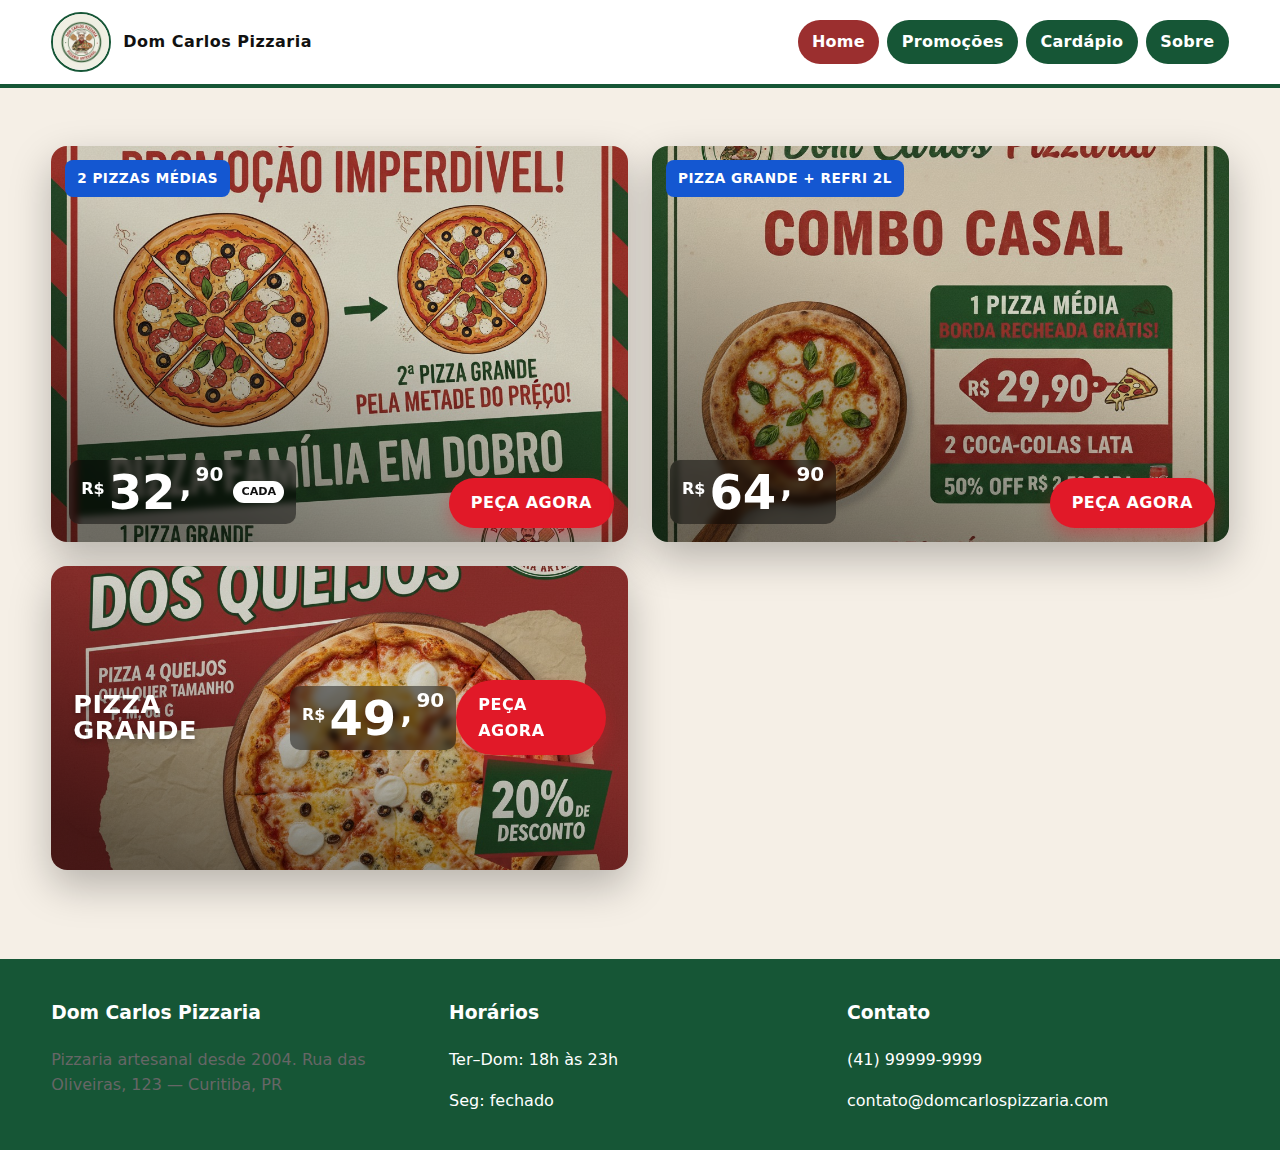
<file: index.html>
<!DOCTYPE html>
<html lang="pt-br">

<head>
  <meta charset="UTF-8">
  <meta name="viewport" content="width=device-width, initial-scale=1.0">
  <title>Dom Carlos Pizzaria</title>
  <link rel="stylesheet" href="style.css">
</head>

<body>
  <header>
    <div class="container topbar" role="navigation" aria-label="Navegação principal">
      <a class="brand" href="index.html">
        <img src="imagens/logo.jpg" alt="Logo Dom Carlos Pizzaria">
        <span>Dom Carlos Pizzaria</span>
      </a>
      <nav>
        <ul>
          <li><a href="index.html" aria-current="page">Home</a></li>
          <li><a href="promocoes.html">Promoções</a></li>
          <li><a href="cardapio.html">Cardápio</a></li>
          <li><a href="sobre.html">Sobre</a></li>
        </ul>
      </nav>
    </div>
  </header>
  <main>
    <div class="container">
      <section class="promo-grid">

        <a href="promocoes.html" class="card-link" aria-label="2 pizzas médias por 32,90 cada">
          <article class="card card--portrait" style="--bg:url('imagens/familia.jpeg')">
            <div class="ribbon">2 PIZZAS MÉDIAS</div>
            <div class="price">
              <span class="currency">R$</span>
              <span class="major">32</span><span class="comma">,</span><span class="minor">90</span>
              <span class="tag">cada</span>
            </div>
            <span class="cta">peça agora</span>
          </article>
        </a>

        <a href="promocoes.html" class="card-link" aria-label="Pizza grande com refrigerante 2 litros por 64,90">
          <article class="card card--portrait" style="--bg:url('imagens/CASAL.jpeg')">
            <div class="ribbon">PIZZA GRANDE + REFRI 2L</div>
            <div class="price">
              <span class="currency">R$</span>
              <span class="major">64</span><span class="comma">,</span><span class="minor">90</span>
            </div>
            <span class="cta">peça agora</span>
          </article>
        </a>

        <a href="cardapio.html" class="card-link" aria-label="Pizza grande por 49,90">
          <article class="card card--wide" style="--bg:url('imagens/QUEIJO.jpeg')">
            <h3 class="banner-title">PIZZA GRANDE</h3>
            <div class="price price--inline">
              <span class="currency">R$</span>
              <span class="major">49</span><span class="comma">,</span><span class="minor">90</span>
            </div>
            <span class="cta cta--lg">peça agora</span>
          </article>
        </a>

      </section>
    </div>
  </main>
  <footer class="footer">
    <div class="container grid">
      <section>
        <h3>Dom Carlos Pizzaria</h3>
        <p class="muted">Pizzaria artesanal desde 2004. Rua das Oliveiras, 123 — Curitiba, PR</p>
      </section>
      <section>
        <h3>Horários</h3>
        <p>Ter–Dom: 18h às 23h</p>
        <p>Seg: fechado</p>
      </section>
      <section>
        <h3>Contato</h3>
        <p><a href="tel:+5541999999999">(41) 99999-9999</a></p>
        <p><a href="mailto:contato@domcarlospizzaria.com">contato@domcarlospizzaria.com</a></p>
      </section>
    </div>
  </footer>
</body>

</html>
</file>
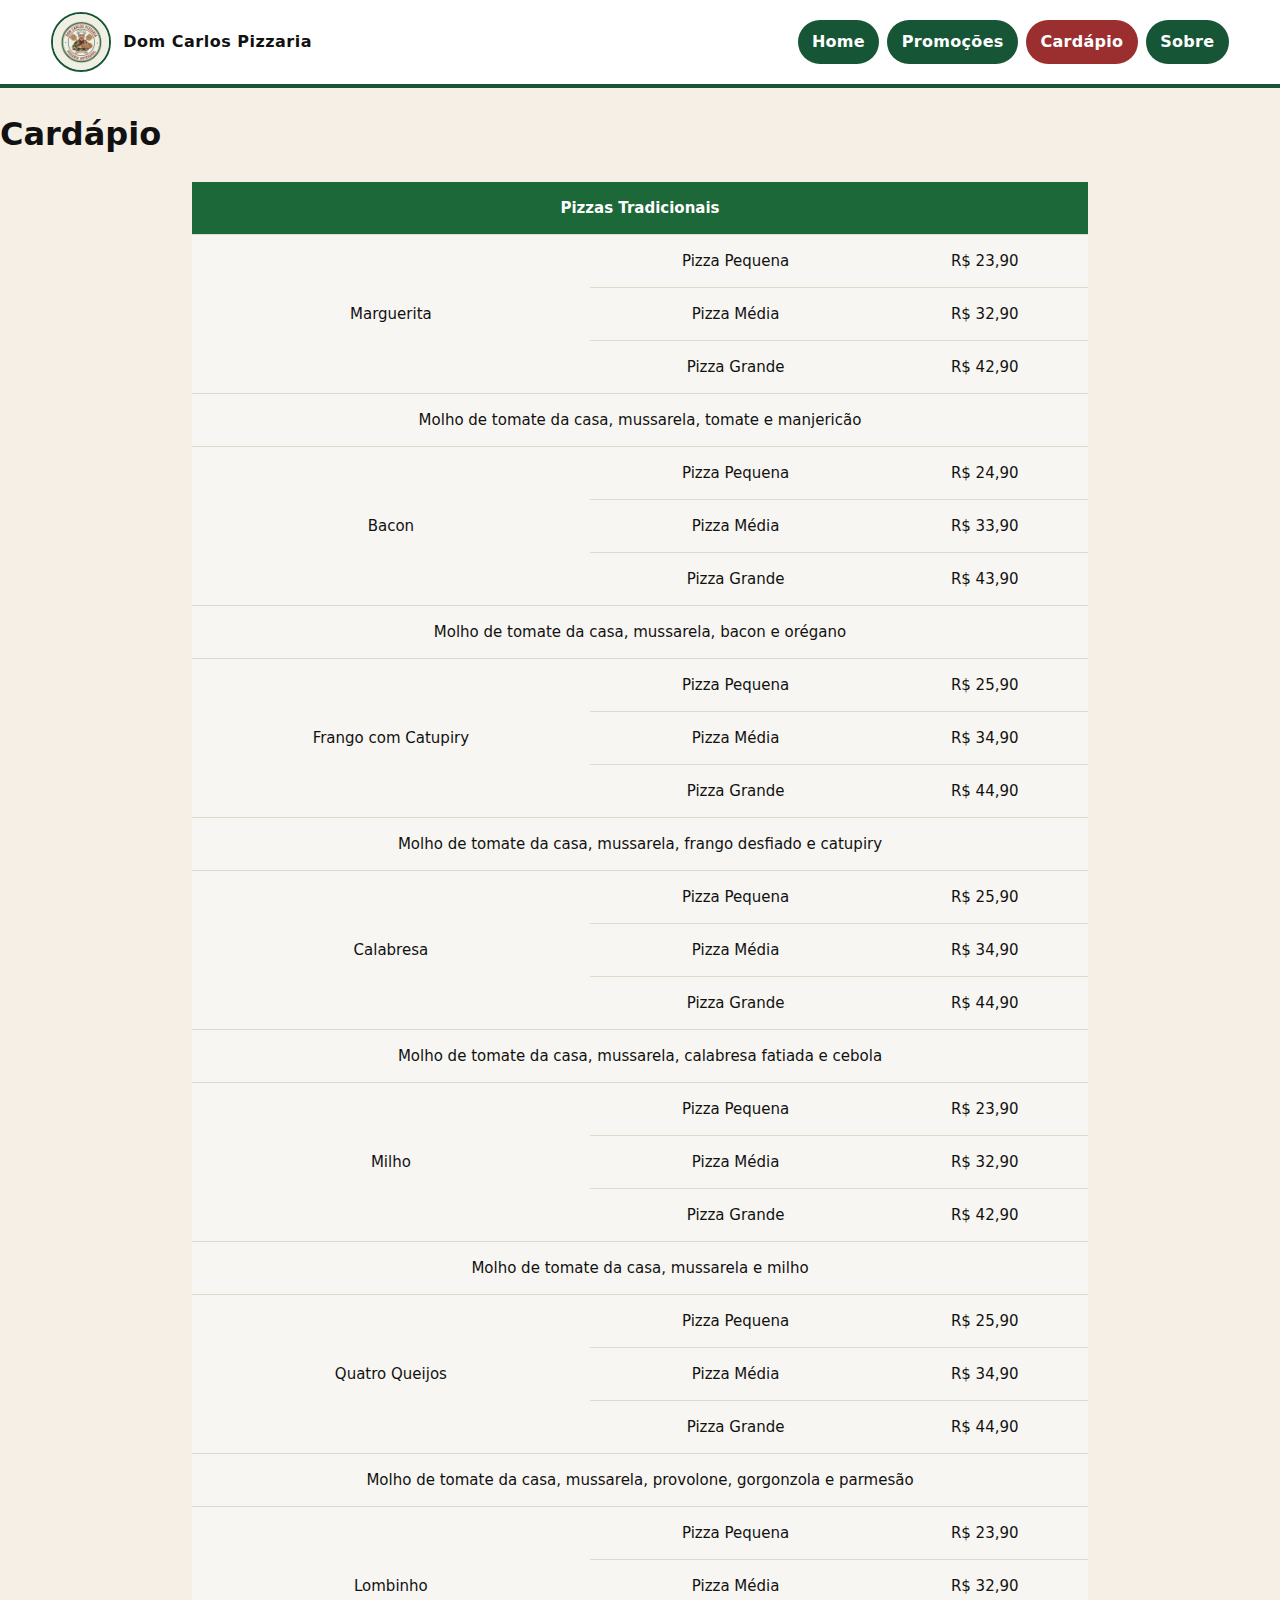
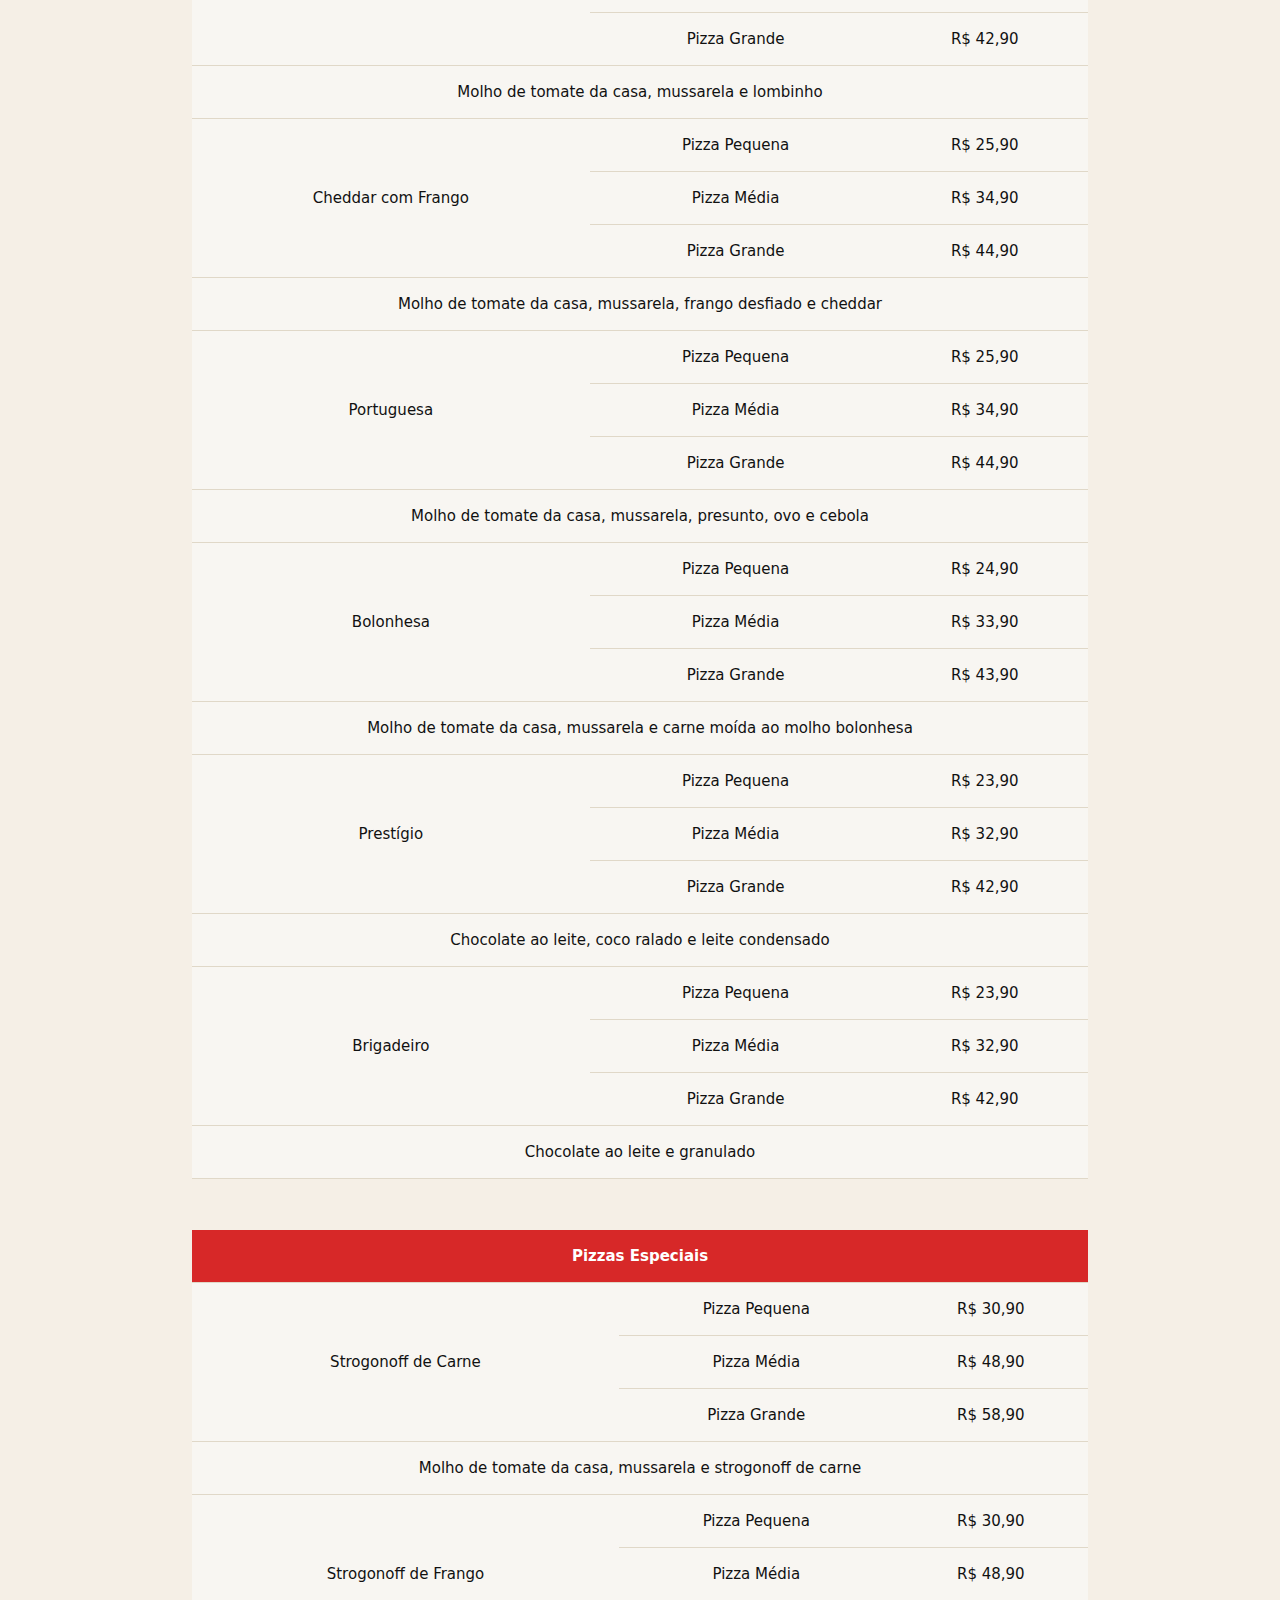
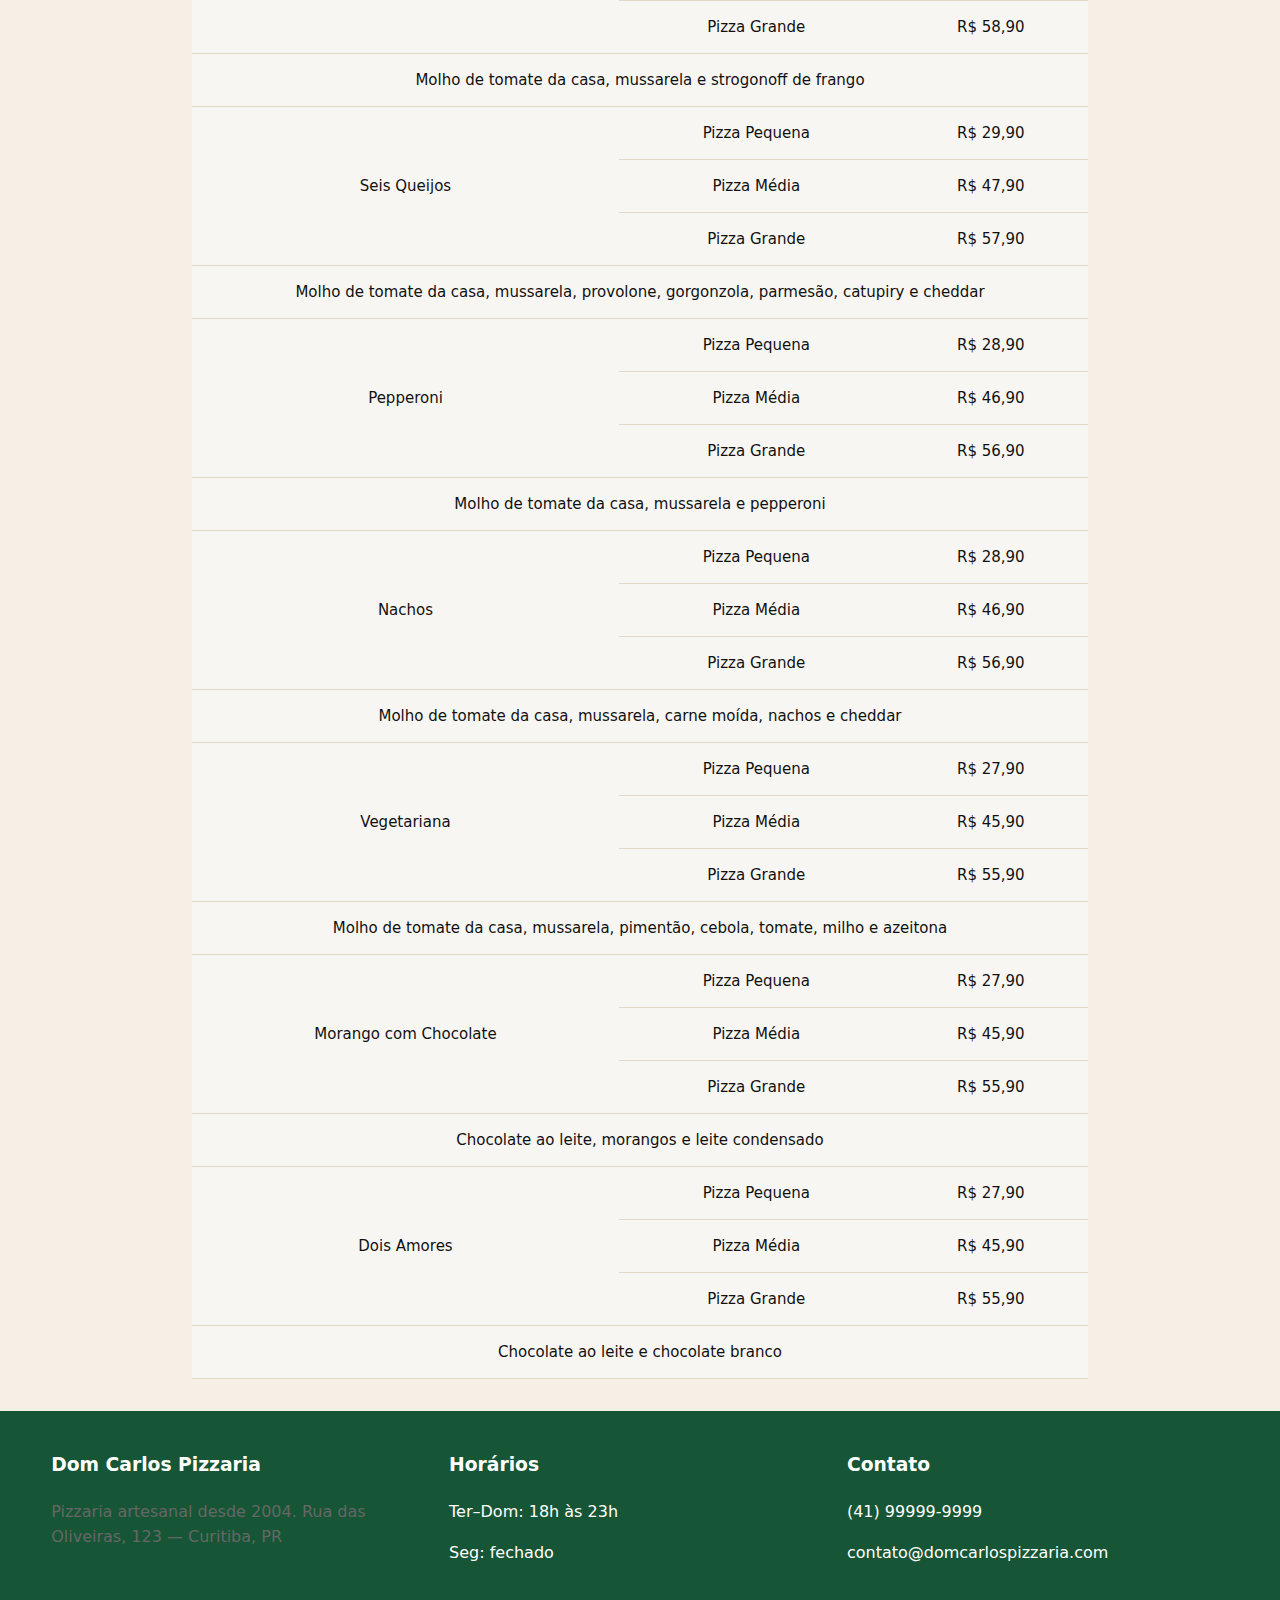
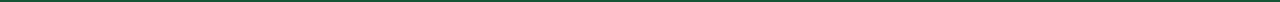
<file: cardapio.html>
<!DOCTYPE html>
<html lang="pt-br">

<head>
    <meta charset="UTF-8">
    <meta name="viewport" content="width=device-width, initial-scale=1.0">
    <title>Cardápio</title>
    <link rel="stylesheet" href="style.css">
</head>

<body>
    <header>
    <div class="container topbar" role="navigation" aria-label="Navegação principal">
      <a class="brand" href="index.html">
        <img src="imagens/logo.jpg" alt="Logo Dom Carlos Pizzaria">
        <span>Dom Carlos Pizzaria</span>
      </a>
      <nav>
        <ul>
          <li><a href="index.html">Home</a></li>
          <li><a href="promocoes.html">Promoções</a></li>
          <li><a href="cardapio.html" aria-current="page">Cardápio</a></li>
          <li><a href="sobre.html">Sobre</a></li>
        </ul>
      </nav>
    </div>
  </header>
    <h1>Cardápio</h1>
    <section>
        <table>
            <thead>
                <tr>
                    <td colspan="3" style="background-color: #1c6838; color: rgb(255, 255, 255); font-weight: bold;">
                        Pizzas Tradicionais</td>
                </tr>
            </thead>
            <tbody>
                <tr>
                    <td rowspan="3">Marguerita</td>
                    <td>Pizza Pequena</td>
                    <td>R$ 23,90</td>
                </tr>
                <tr>
                    <td>Pizza Média</td>
                    <td>R$ 32,90</td>
                </tr>
                <tr>
                    <td>Pizza Grande</td>
                    <td>R$ 42,90</td>
                </tr>
                <tr>
                    <td colspan="3">Molho de tomate da casa, mussarela, tomate e manjericão</td>
                </tr>

                <tr>
                    <td rowspan="3">Bacon</td>
                    <td>Pizza Pequena</td>
                    <td>R$ 24,90</td>
                </tr>
                <tr>
                    <td>Pizza Média</td>
                    <td>R$ 33,90</td>
                </tr>
                <tr>
                    <td>Pizza Grande</td>
                    <td>R$ 43,90</td>
                </tr>
                <tr>
                    <td colspan="3">Molho de tomate da casa, mussarela, bacon e orégano</td>
                </tr>

                <tr>
                    <td rowspan="3">Frango com Catupiry</td>
                    <td>Pizza Pequena</td>
                    <td>R$ 25,90</td>
                </tr>
                <tr>
                    <td>Pizza Média</td>
                    <td>R$ 34,90</td>
                </tr>
                <tr>
                    <td>Pizza Grande</td>
                    <td>R$ 44,90</td>
                </tr>
                <tr>
                    <td colspan="3">Molho de tomate da casa, mussarela, frango desfiado e catupiry</td>
                </tr>

                <tr>
                    <td rowspan="3">Calabresa</td>
                    <td>Pizza Pequena</td>
                    <td>R$ 25,90</td>
                </tr>
                <tr>
                    <td>Pizza Média</td>
                    <td>R$ 34,90</td>
                </tr>
                <tr>
                    <td>Pizza Grande</td>
                    <td>R$ 44,90</td>
                </tr>
                <tr>
                    <td colspan="3">Molho de tomate da casa, mussarela, calabresa fatiada e cebola</td>
                </tr>

                <tr>
                    <td rowspan="3">Milho</td>
                    <td>Pizza Pequena</td>
                    <td>R$ 23,90</td>
                </tr>
                <tr>
                    <td>Pizza Média</td>
                    <td>R$ 32,90</td>
                </tr>
                <tr>
                    <td>Pizza Grande</td>
                    <td>R$ 42,90</td>
                </tr>
                <tr>
                    <td colspan="3">Molho de tomate da casa, mussarela e milho</td>
                </tr>

                <tr>
                    <td rowspan="3">Quatro Queijos</td>
                    <td>Pizza Pequena</td>
                    <td>R$ 25,90</td>
                </tr>
                <tr>
                    <td>Pizza Média</td>
                    <td>R$ 34,90</td>
                </tr>
                <tr>
                    <td>Pizza Grande</td>
                    <td>R$ 44,90</td>
                </tr>
                <tr>
                    <td colspan="3">Molho de tomate da casa, mussarela, provolone, gorgonzola e parmesão</td>
                </tr>

                <tr>
                    <td rowspan="3">Lombinho</td>
                    <td>Pizza Pequena</td>
                    <td>R$ 23,90</td>
                </tr>
                <tr>
                    <td>Pizza Média</td>
                    <td>R$ 32,90</td>
                </tr>
                <tr>
                    <td>Pizza Grande</td>
                    <td>R$ 42,90</td>
                </tr>
                <tr>
                    <td colspan="3">Molho de tomate da casa, mussarela e lombinho</td>
                </tr>

                <tr>
                    <td rowspan="3">Cheddar com Frango</td>
                    <td>Pizza Pequena</td>
                    <td>R$ 25,90</td>
                </tr>
                <tr>
                    <td>Pizza Média</td>
                    <td>R$ 34,90</td>
                </tr>
                <tr>
                    <td>Pizza Grande</td>
                    <td>R$ 44,90</td>
                </tr>
                <tr>
                    <td colspan="3">Molho de tomate da casa, mussarela, frango desfiado e cheddar</td>
                </tr>

                <tr>
                    <td rowspan="3">Portuguesa</td>
                    <td>Pizza Pequena</td>
                    <td>R$ 25,90</td>
                </tr>
                <tr>
                    <td>Pizza Média</td>
                    <td>R$ 34,90</td>
                </tr>
                <tr>
                    <td>Pizza Grande</td>
                    <td>R$ 44,90</td>
                </tr>
                <tr>
                    <td colspan="3">Molho de tomate da casa, mussarela, presunto, ovo e cebola</td>
                </tr>

                <tr>
                    <td rowspan="3">Bolonhesa</td>
                    <td>Pizza Pequena</td>
                    <td>R$ 24,90</td>
                </tr>
                <tr>
                    <td>Pizza Média</td>
                    <td>R$ 33,90</td>
                </tr>
                <tr>
                    <td>Pizza Grande</td>
                    <td>R$ 43,90</td>
                </tr>
                <tr>
                    <td colspan="3">Molho de tomate da casa, mussarela e carne moída ao molho bolonhesa</td>
                </tr>

                <tr>
                    <td rowspan="3">Prestígio</td>
                    <td>Pizza Pequena</td>
                    <td>R$ 23,90</td>
                </tr>
                <tr>
                    <td>Pizza Média</td>
                    <td>R$ 32,90</td>
                </tr>
                <tr>
                    <td>Pizza Grande</td>
                    <td>R$ 42,90</td>
                </tr>
                <tr>
                    <td colspan="3">Chocolate ao leite, coco ralado e leite condensado</td>
                </tr>

                <tr>
                    <td rowspan="3">Brigadeiro</td>
                    <td>Pizza Pequena</td>
                    <td>R$ 23,90</td>
                </tr>
                <tr>
                    <td>Pizza Média</td>
                    <td>R$ 32,90</td>
                </tr>
                <tr>
                    <td>Pizza Grande</td>
                    <td>R$ 42,90</td>
                </tr>
                <tr>
                    <td colspan="3">Chocolate ao leite e granulado</td>
                </tr>
            </tbody>
        </table>
    </section>
    <br><br>
    <section>
        <table>
            <thead>
                <tr>
                    <td colspan="3" style="background-color: #d72828; color: rgb(255, 255, 255); font-weight: bold;">
                        Pizzas Especiais</td>
                </tr>
            </thead>
            <tbody>
                <tr>
                    <td rowspan="3">Strogonoff de Carne</td>
                    <td>Pizza Pequena</td>
                    <td>R$ 30,90</td>
                </tr>
                <tr>
                    <td>Pizza Média</td>
                    <td>R$ 48,90</td>
                </tr>
                <tr>
                    <td>Pizza Grande</td>
                    <td>R$ 58,90</td>
                </tr>
                <tr>
                    <td colspan="3">Molho de tomate da casa, mussarela e strogonoff de carne</td>
                </tr>

                <tr>
                    <td rowspan="3">Strogonoff de Frango</td>
                    <td>Pizza Pequena</td>
                    <td>R$ 30,90</td>
                </tr>
                <tr>
                    <td>Pizza Média</td>
                    <td>R$ 48,90</td>
                </tr>
                <tr>
                    <td>Pizza Grande</td>
                    <td>R$ 58,90</td>
                </tr>
                <tr>
                    <td colspan="3">Molho de tomate da casa, mussarela e strogonoff de frango</td>
                </tr>

                <tr>
                    <td rowspan="3">Seis Queijos</td>
                    <td>Pizza Pequena</td>
                    <td>R$ 29,90</td>
                </tr>
                <tr>
                    <td>Pizza Média</td>
                    <td>R$ 47,90</td>
                </tr>
                <tr>
                    <td>Pizza Grande</td>
                    <td>R$ 57,90</td>
                </tr>
                <tr>
                    <td colspan="3">Molho de tomate da casa, mussarela, provolone, gorgonzola, parmesão, catupiry e
                        cheddar</td>
                </tr>

                <tr>
                    <td rowspan="3">Pepperoni</td>
                    <td>Pizza Pequena</td>
                    <td>R$ 28,90</td>
                </tr>
                <tr>
                    <td>Pizza Média</td>
                    <td>R$ 46,90</td>
                </tr>
                <tr>
                    <td>Pizza Grande</td>
                    <td>R$ 56,90</td>
                </tr>
                <tr>
                    <td colspan="3">Molho de tomate da casa, mussarela e pepperoni</td>
                </tr>

                <tr>
                    <td rowspan="3">Nachos</td>
                    <td>Pizza Pequena</td>
                    <td>R$ 28,90</td>
                </tr>
                <tr>
                    <td>Pizza Média</td>
                    <td>R$ 46,90</td>
                </tr>
                <tr>
                    <td>Pizza Grande</td>
                    <td>R$ 56,90</td>
                </tr>
                <tr>
                    <td colspan="3">Molho de tomate da casa, mussarela, carne moída, nachos e cheddar</td>
                </tr>

                <tr>
                    <td rowspan="3">Vegetariana</td>
                    <td>Pizza Pequena</td>
                    <td>R$ 27,90</td>
                </tr>
                <tr>
                    <td>Pizza Média</td>
                    <td>R$ 45,90</td>
                </tr>
                <tr>
                    <td>Pizza Grande</td>
                    <td>R$ 55,90</td>
                </tr>
                <tr>
                    <td colspan="3">Molho de tomate da casa, mussarela, pimentão, cebola, tomate, milho e azeitona</td>
                </tr>

                <tr>
                    <td rowspan="3">Morango com Chocolate</td>
                    <td>Pizza Pequena</td>
                    <td>R$ 27,90</td>
                </tr>
                <tr>
                    <td>Pizza Média</td>
                    <td>R$ 45,90</td>
                </tr>
                <tr>
                    <td>Pizza Grande</td>
                    <td>R$ 55,90</td>
                </tr>
                <tr>
                    <td colspan="3">Chocolate ao leite, morangos e leite condensado</td>
                </tr>

                <tr>
                    <td rowspan="3">Dois Amores</td>
                    <td>Pizza Pequena</td>
                    <td>R$ 27,90</td>
                </tr>
                <tr>
                    <td>Pizza Média</td>
                    <td>R$ 45,90</td>
                </tr>
                <tr>
                    <td>Pizza Grande</td>
                    <td>R$ 55,90</td>
                </tr>
                <tr>
                    <td colspan="3">Chocolate ao leite e chocolate branco</td>
                </tr>
            </tbody>
        </table>
    </section>
    <footer>
        <div class="container grid">
            <section>
                <h3>Dom Carlos Pizzaria</h3>
                <p class="muted">Pizzaria artesanal desde 2004. Rua das Oliveiras, 123 — Curitiba, PR</p>
            </section>
            <section>
                <h3>Horários</h3>
                <p>Ter–Dom: 18h às 23h</p>
                <p>Seg: fechado</p>
            </section>
            <section>
                <h3>Contato</h3>
                <p><a href="tel:+5541999999999">(41) 99999-9999</a></p>
                <p><a href="mailto:contato@domcarlospizzaria.com">contato@domcarlospizzaria.com</a></p>
            </section>
        </div>
    </footer>
</body>

</html>
</file>
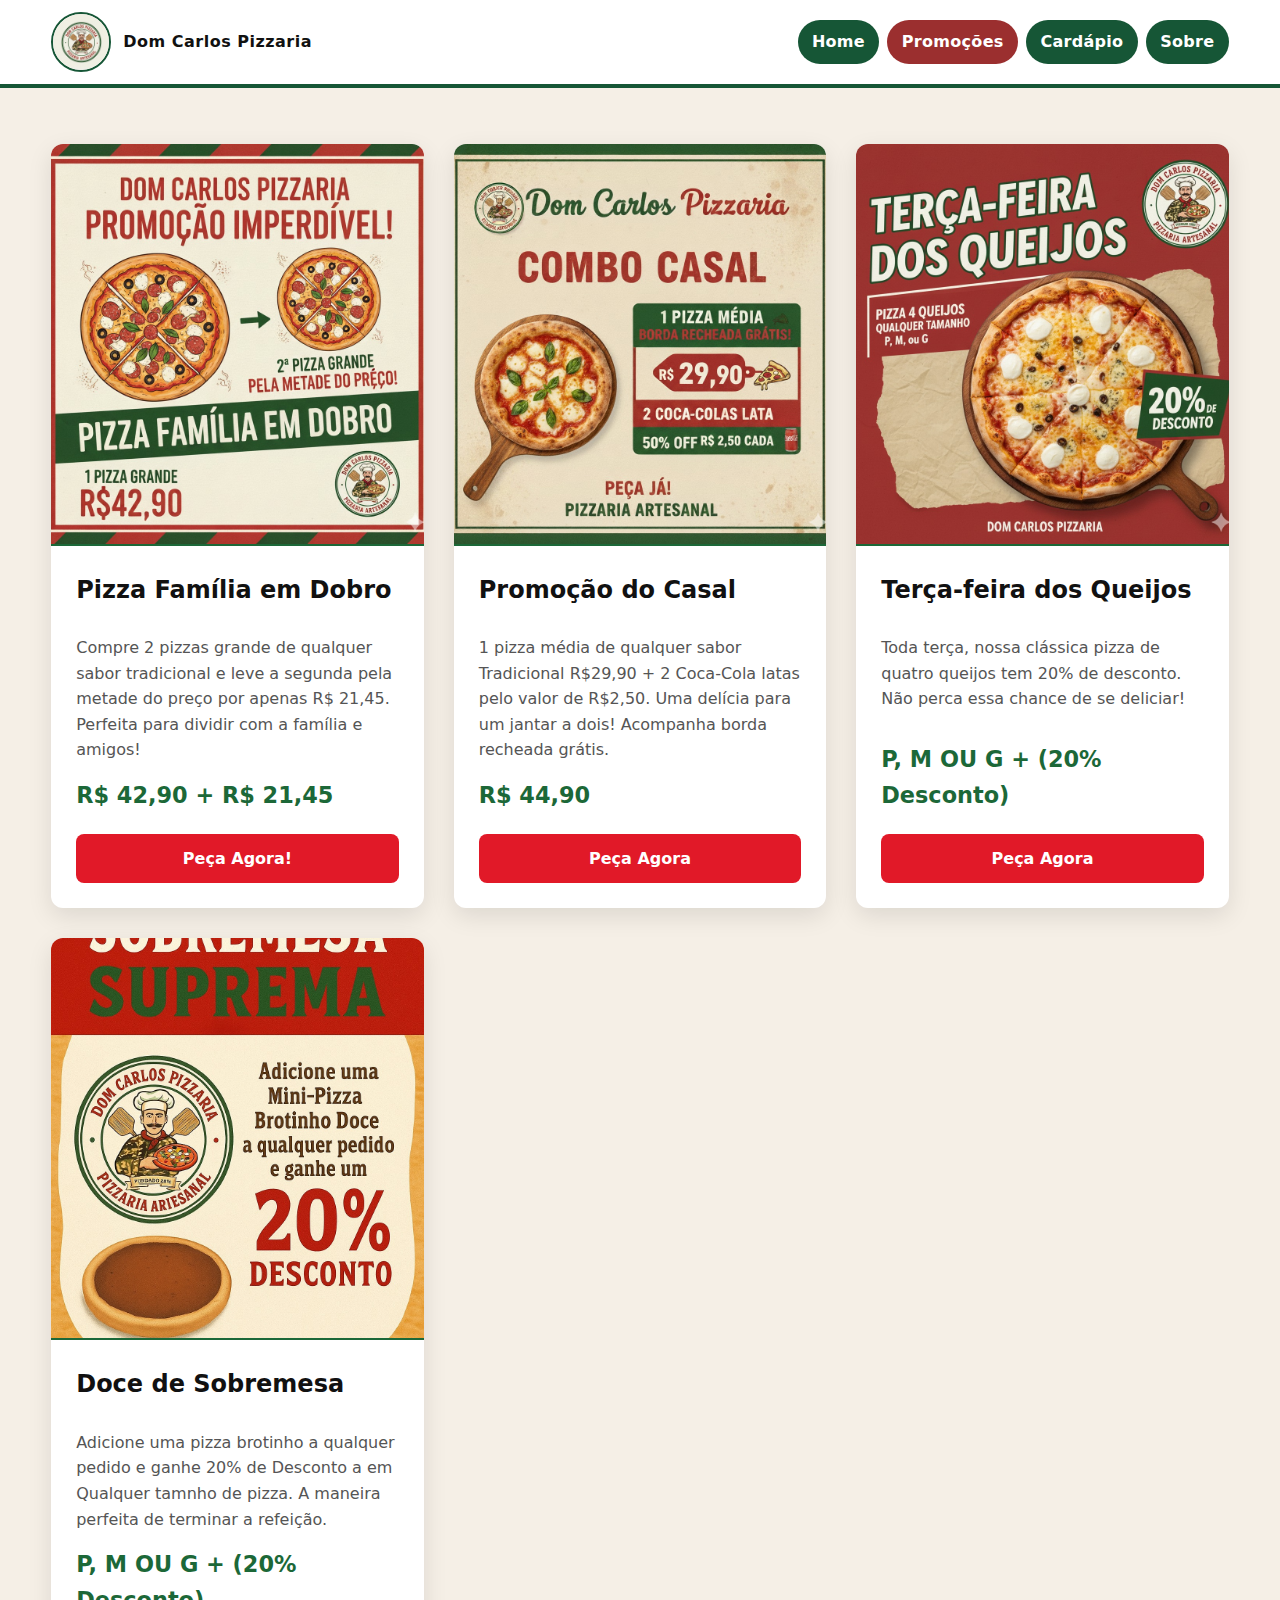
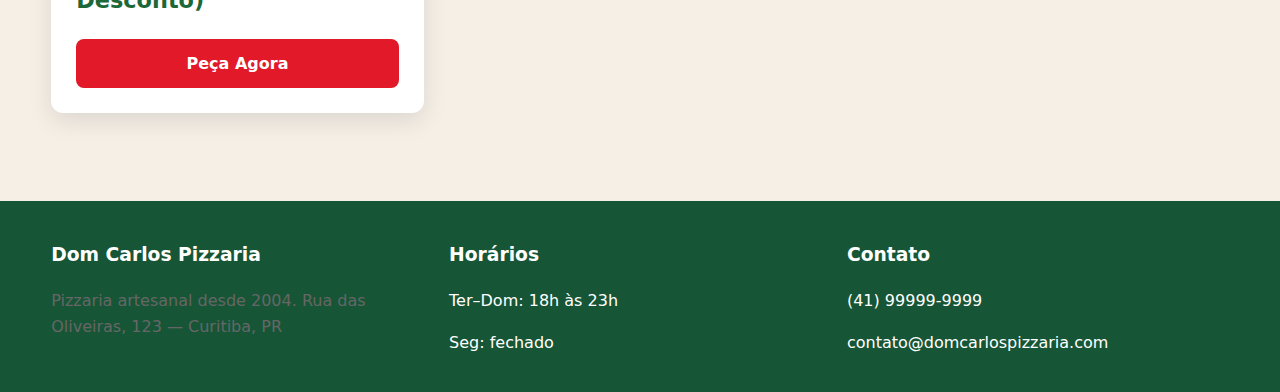
<file: promocoes.html>
<!DOCTYPE html>
<html lang="pt-br">

<head>
    <meta charset="UTF-8">
    <meta name="viewport" content="width=device-width, initial-scale=1.0">
    <title>Promoções</title>
    <link rel="stylesheet" href="style.css">
</head>

<body>
    <header>
    <div class="container topbar" role="navigation" aria-label="Navegação principal">
      <a class="brand" href="index.html">
        <img src="imagens/logo.jpg" alt="Logo Dom Carlos Pizzaria">
        <span>Dom Carlos Pizzaria</span>
      </a>
      <nav>
        <ul>
          <li><a href="index.html">Home</a></li>
          <li><a href="promocoes.html" aria-current="page">Promoções</a></li>
          <li><a href="cardapio.html">Cardápio</a></li>
          <li><a href="sobre.html">Sobre</a></li>
        </ul>
      </nav>
    </div>
  </header>

    <main class="container">
        <section class="promotions-grid">

            <div class="card">
                <img src="./imagens/familia.jpeg" alt="Pizza de Pepperoni" class="card-image">
                <div class="card-content">
                    <h2 class="card-title">Pizza Família em Dobro</h2>
                    <p class="card-description">Compre 2 pizzas grande de qualquer sabor tradicional e leve a segunda
                        pela metade do preço por apenas R$ 21,45. Perfeita para dividir com a família e amigos!</p>
                    <span class="card-price">R$ 42,90 + R$ 21,45</span>
                    <a href="#" class="card-button">Peça Agora!</a>
                </div>
            </div>

            <div class="card">
                <img src="./imagens/CASAL.jpeg" alt="Pizza de Frango com Catupiry" class="card-image">
                <div class="card-content">
                    <h2 class="card-title">Promoção do Casal</h2>
                    <p class="card-description">1 pizza média de qualquer sabor Tradicional R$29,90 + 2 Coca-Cola latas
                        pelo valor de R$2,50. Uma delícia para um jantar a dois! Acompanha borda recheada grátis.</p>
                    <span class="card-price">R$ 44,90</span>
                    <a href="#" class="card-button">Peça Agora</a>
                </div>
            </div>

            <div class="card">
                <img src="./imagens/QUEIJO.jpeg" alt="Pizza de Quatro Queijos" class="card-image">
                <div class="card-content">
                    <h2 class="card-title">Terça-feira dos Queijos</h2>
                    <p class="card-description">Toda terça, nossa clássica pizza de quatro queijos tem 20% de desconto.
                        Não perca essa chance de se deliciar!</p>
                    <span class="card-price">P, M OU G + (20% Desconto)</span>
                    <a href="#" class="card-button">Peça Agora</a>
                </div>
            </div>

            <div class="card">
                <img src="./imagens/SOBREMESA.jpeg" alt="Pizza de Chocolate" class="card-image">
                <div class="card-content">
                    <h2 class="card-title">Doce de Sobremesa</h2>
                    <p class="card-description">Adicione uma pizza brotinho a qualquer pedido e ganhe 20% de Desconto a
                        em Qualquer tamnho de pizza. A maneira perfeita de terminar a refeição.</p>
                    <span class="card-price">P, M OU G + (20% Desconto)</span>
                    <a href="#" class="card-button">Peça Agora</a>
                </div>
            </div>

        </section>
    </main>
    <footer>
        <div class="container grid">
            <section>
                <h3>Dom Carlos Pizzaria</h3>
                <p class="muted">Pizzaria artesanal desde 2004. Rua das Oliveiras, 123 — Curitiba, PR</p>
            </section>
            <section>
                <h3>Horários</h3>
                <p>Ter–Dom: 18h às 23h</p>
                <p>Seg: fechado</p>
            </section>
            <section>
                <h3>Contato</h3>
                <p><a href="tel:+5541999999999">(41) 99999-9999</a></p>
                <p><a href="mailto:contato@domcarlospizzaria.com">contato@domcarlospizzaria.com</a></p>
            </section>
        </div>
    </footer>

</body>

</html>
</file>
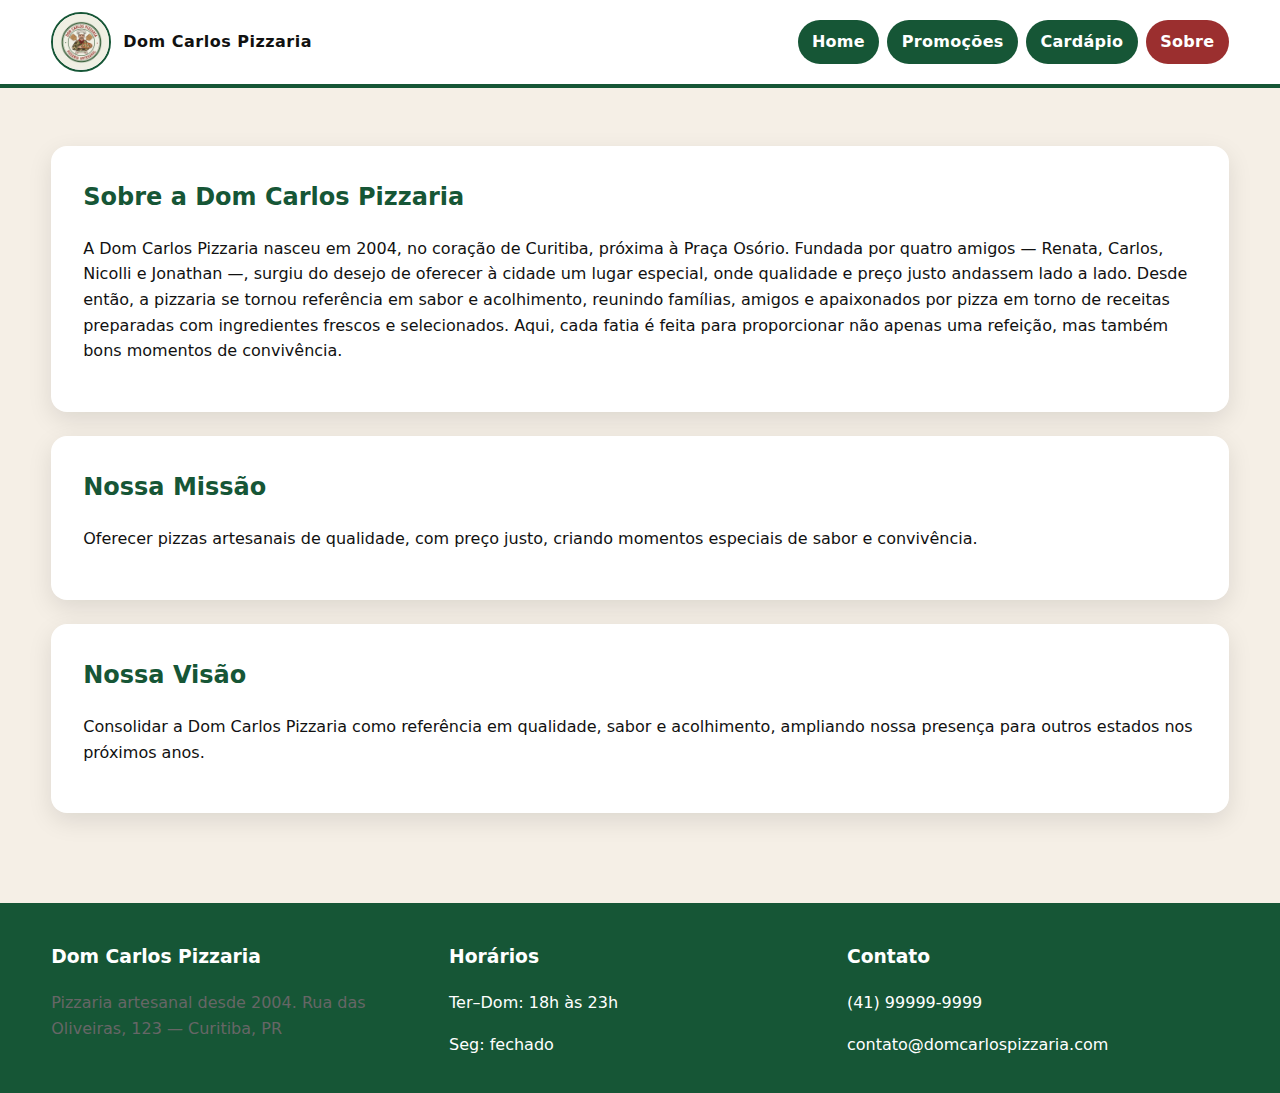
<file: sobre.html>
<!DOCTYPE html>
<html lang="pt-br">
<head>
  <meta charset="UTF-8">
  <meta name="viewport" content="width=device-width, initial-scale=1.0">
  <title>Sobre • Dom Carlos Pizzaria</title>
  <link rel="stylesheet" href="style.css">
</head>
<body>
  <header>
    <div class="container topbar" role="navigation" aria-label="Navegação principal">
      <a class="brand" href="index.html">
        <img src="imagens/logo.jpg" alt="Logo Dom Carlos Pizzaria">
        <span>Dom Carlos Pizzaria</span>
      </a>
      <nav>
        <ul>
          <li><a href="index.html">Home</a></li>
          <li><a href="promocoes.html">Promoções</a></li>
          <li><a href="cardapio.html">Cardápio</a></li>
          <li><a href="sobre.html" aria-current="page">Sobre</a></li>
        </ul>
      </nav>
    </div>
  </header>
  <main class="container">
    <section class="about-cards">
      <article class="about-card">
        <h2>Sobre a Dom Carlos Pizzaria</h2>
        <p>A Dom Carlos Pizzaria nasceu em 2004, no coração de Curitiba, próxima à Praça Osório. Fundada por quatro amigos — Renata, Carlos, Nicolli e Jonathan —, surgiu do desejo de oferecer à cidade um lugar especial, onde qualidade e preço justo andassem lado a lado. Desde então, a pizzaria se tornou referência em sabor e acolhimento, reunindo famílias, amigos e apaixonados por pizza em torno de receitas preparadas com ingredientes frescos e selecionados. Aqui, cada fatia é feita para proporcionar não apenas uma refeição, mas também bons momentos de convivência.</p>
      </article>
      <article class="about-card">
        <h2>Nossa Missão</h2>
        <p>Oferecer pizzas artesanais de qualidade, com preço justo, criando momentos especiais de sabor e convivência.</p>
      </article>
      <article class="about-card">
        <h2>Nossa Visão</h2>
        <p>Consolidar a Dom Carlos Pizzaria como referência em qualidade, sabor e acolhimento, ampliando nossa presença para outros estados nos próximos anos.</p>
      </article>
    </section>
  </main>
  <footer>
    <div class="container grid">
      <section>
        <h3>Dom Carlos Pizzaria</h3>
        <p class="muted">Pizzaria artesanal desde 2004. Rua das Oliveiras, 123 — Curitiba, PR</p>
      </section>
      <section>
        <h3>Horários</h3>
        <p>Ter–Dom: 18h às 23h</p>
        <p>Seg: fechado</p>
      </section>
      <section>
        <h3>Contato</h3>
        <p><a href="tel:+5541999999999">(41) 99999-9999</a></p>
        <p><a href="mailto:contato@domcarlospizzaria.com">contato@domcarlospizzaria.com</a></p>
      </section>
    </div>
  </footer>
</body>
</html>
</file>
<file: style.css>
body {
  margin: 0;
  font-family: system-ui, Segoe UI, Roboto, 'Helvetica Neue', Inter, Arial, sans-serif;
  color: #111;
  background: #f5efe6;
  line-height: 1.6;
}

.container {
  width: min(1200px, 92%);
  margin-inline: auto;
}

header {
  background: #fff;
  border-bottom: 4px solid #165636;
  position: sticky;
  top: 0;
  z-index: 10;
}

.topbar {
  display: flex;
  align-items: center;
  justify-content: space-between;
  gap: 1rem;
  padding: .75rem 0;
}

.brand {
  display: flex;
  align-items: center;
  gap: .75rem;
  text-decoration: none;
  color: inherit
}

.brand img {
  width: 56px;
  height: 56px;
  object-fit: cover;
  border-radius: 50%;
  border: 2px solid #165636
}

.brand span {
  font-weight: 800;
  letter-spacing: .5px
}

nav ul {
  list-style: none;
  margin: 0;
  padding: 0;
  display: flex;
  gap: .5rem;
  flex-wrap: wrap;
}

nav a {
  display: inline-block;
  padding: .55rem .9rem;
  color: #fff;
  background: #165636;
  text-decoration: none;
  border-radius: 999px;
  font-weight: 600;
  letter-spacing: .3px;
}

nav a:is(:hover, :focus-visible) {
  background: #0e3a25
}

nav a[aria-current="page"] {
  background: #9b2f2f
}

main {
  padding-block: clamp(1rem, 2vw, 2rem)
}

table {
  margin: 0 auto;
  border-collapse: collapse;
  width: 70%;
  background-color: #f8f6f2;
  text-align: center;
}

td,
th {
  padding: 14px;
  font-size: 15px;
  color: #111;
  border-bottom: 1px solid #e0d8c8;
}

footer {
  margin-top: 2rem;
  background: #165636;
  color: #fff;
  padding: 1.25rem 0;
}

footer .grid {
  display: grid;
  gap: 1rem;
  grid-template-columns: repeat(auto-fit, minmax(220px, 1fr));
}

footer a {
  color: #fff;
  text-decoration: none
}

footer a:hover {
  text-decoration: underline
}

.muted {
  color: #666;
}

/* --- PROMOCOES PAGE --- */
.promotions-grid {
  display: grid;
  grid-template-columns: repeat(auto-fit, minmax(300px, 1fr));
  gap: 30px;
  padding: 30px 0;
}

.promotions-grid .card {
  background-color: #fff;
  border-radius: 12px;
  overflow: hidden;
  box-shadow: 0 8px 24px rgba(0, 0, 0, 0.1);
  transition: transform 0.3s ease, box-shadow 0.3s ease;
  display: flex;
  flex-direction: column;
}

.promotions-grid .card:hover {
  transform: translateY(-10px);
  box-shadow: 0 12px 30px rgba(0, 0, 0, 0.15);
}

.card-image {
  width: 100%;
  height: 400px;
  object-fit: cover;
  display: block;
  border-bottom: 2px solid #1c6838;
}

.card-content {
  padding: 25px;
  display: flex;
  flex-direction: column;
  flex-grow: 1;
}

.card-title {
  font-size: 1.5em;
  margin-top: 0;
  margin-bottom: 10px;
}

.card-description {
  font-size: 1em;
  color: #555;
  margin-bottom: 15px;
}

.card-price {
  font-size: 1.4em;
  font-weight: 700;
  color: #1c6838;
  margin-top: auto;
  margin-bottom: 20px;
}

.card-button {
  display: inline-block;
  background-color: #e11928;
  color: #fff;
  padding: 12px 25px;
  text-align: center;
  text-decoration: none;
  border-radius: 8px;
  font-weight: 700;
  transition: background-color 0.3s ease;
}

.card-button:hover {
  background-color: #b72828;
}


/* --- HOME PROMO GRID --- */
.promo-grid {
  display: grid;
  gap: 24px;
  margin-block: 2rem;
}

@media (min-width: 900px) {
  .promo-grid {
    grid-template-columns: 1fr 1fr;
  }

  .promo-grid .card--wide {
    grid-column: 1 / -1;
  }
}

.card-link {
  display: block;
  text-decoration: none;
  color: #fff;
}

.promo-grid .card {
  position: relative;
  overflow: hidden;
  border-radius: 16px;
  box-shadow: 0 16px 40px rgba(0, 0, 0, .25);
  isolation: isolate;
  background:
    linear-gradient(20deg, rgba(0, 0, 0, .55) 10%, rgba(0, 0, 0, .15) 60%),
    var(--bg) center/cover no-repeat;
  display: flex;
  flex-direction: row;
}

.promo-grid .card--portrait {
  align-items: flex-end;
  padding: 18px;
  min-height: 360px;
}

.promo-grid .card--wide {
  align-items: center;
  padding: 22px;
  height: 260px;
}

.ribbon {
  position: absolute;
  top: 14px;
  left: 14px;
  background: #1457d1;
  color: #fff;
  font-weight: 800;
  letter-spacing: .5px;
  padding: 8px 12px;
  border-radius: 8px;
  text-transform: uppercase;
  font-size: .85rem;
}

.promo-grid .price {
  display: inline-flex;
  align-items: flex-start;
  gap: 4px;
  background: rgba(0, 0, 0, .45);
  padding: 8px 12px;
  border-radius: 10px;
  backdrop-filter: blur(3px);
}

.price .currency {
  font-weight: 800;
  margin-top: .55rem;
}

.price .major {
  font-size: 3rem;
  line-height: 1;
  font-weight: 900;
}

.price .comma {
  font-size: 2rem;
  line-height: 1.1;
  font-weight: 900;
}

.price .minor {
  font-size: 1.25rem;
  line-height: 1.2;
  font-weight: 900;
  transform: translateY(-6px);
}

.price .tag {
  margin-left: 6px;
  align-self: center;
  background: #fff;
  color: #111;
  font-weight: 800;
  padding: 2px 8px;
  border-radius: 999px;
  font-size: .7rem;
  text-transform: uppercase;
}

.price--inline {
  margin-left: 12px;
  background: transparent;
  backdrop-filter: none;
  padding: 0;
}

.banner-title {
  margin: 0 12px 0 0;
  font-size: 1.6rem;
  line-height: 1;
  text-transform: uppercase;
  font-weight: 900;
  letter-spacing: .5px;
  text-shadow: 0 2px 6px rgba(0, 0, 0, .35);
}

.promo-grid .cta {
  position: absolute;
  right: 14px;
  bottom: 14px;
  border: none;
  cursor: pointer;
  background: #e11928;
  color: #fff;
  padding: 12px 22px;
  border-radius: 999px;
  text-transform: uppercase;
  font-weight: 900;
  letter-spacing: .5px;
  box-shadow: 0 8px 16px rgba(225, 25, 40, .35);
}

.promo-grid .cta:active {
  transform: translateY(1px)
}

.promo-grid .cta--lg {
  position: static;
  margin-left: auto;
}

.card-link:focus-visible {
  outline: 3px solid #fff;
  outline-offset: 3px;
  border-radius: 16px;
}

/* --- SOBRE PAGE --- */
.about-cards {
  display: grid;
  gap: 24px;
  margin-block: 2rem;
}

.about-card {
  background: #fff;
  padding: 2rem;
  border-radius: 16px;
  box-shadow: 0 8px 24px rgba(0,0,0,.1);
}

.about-card h2 {
  margin-top: 0;
  color: #165636;
}
</file>
